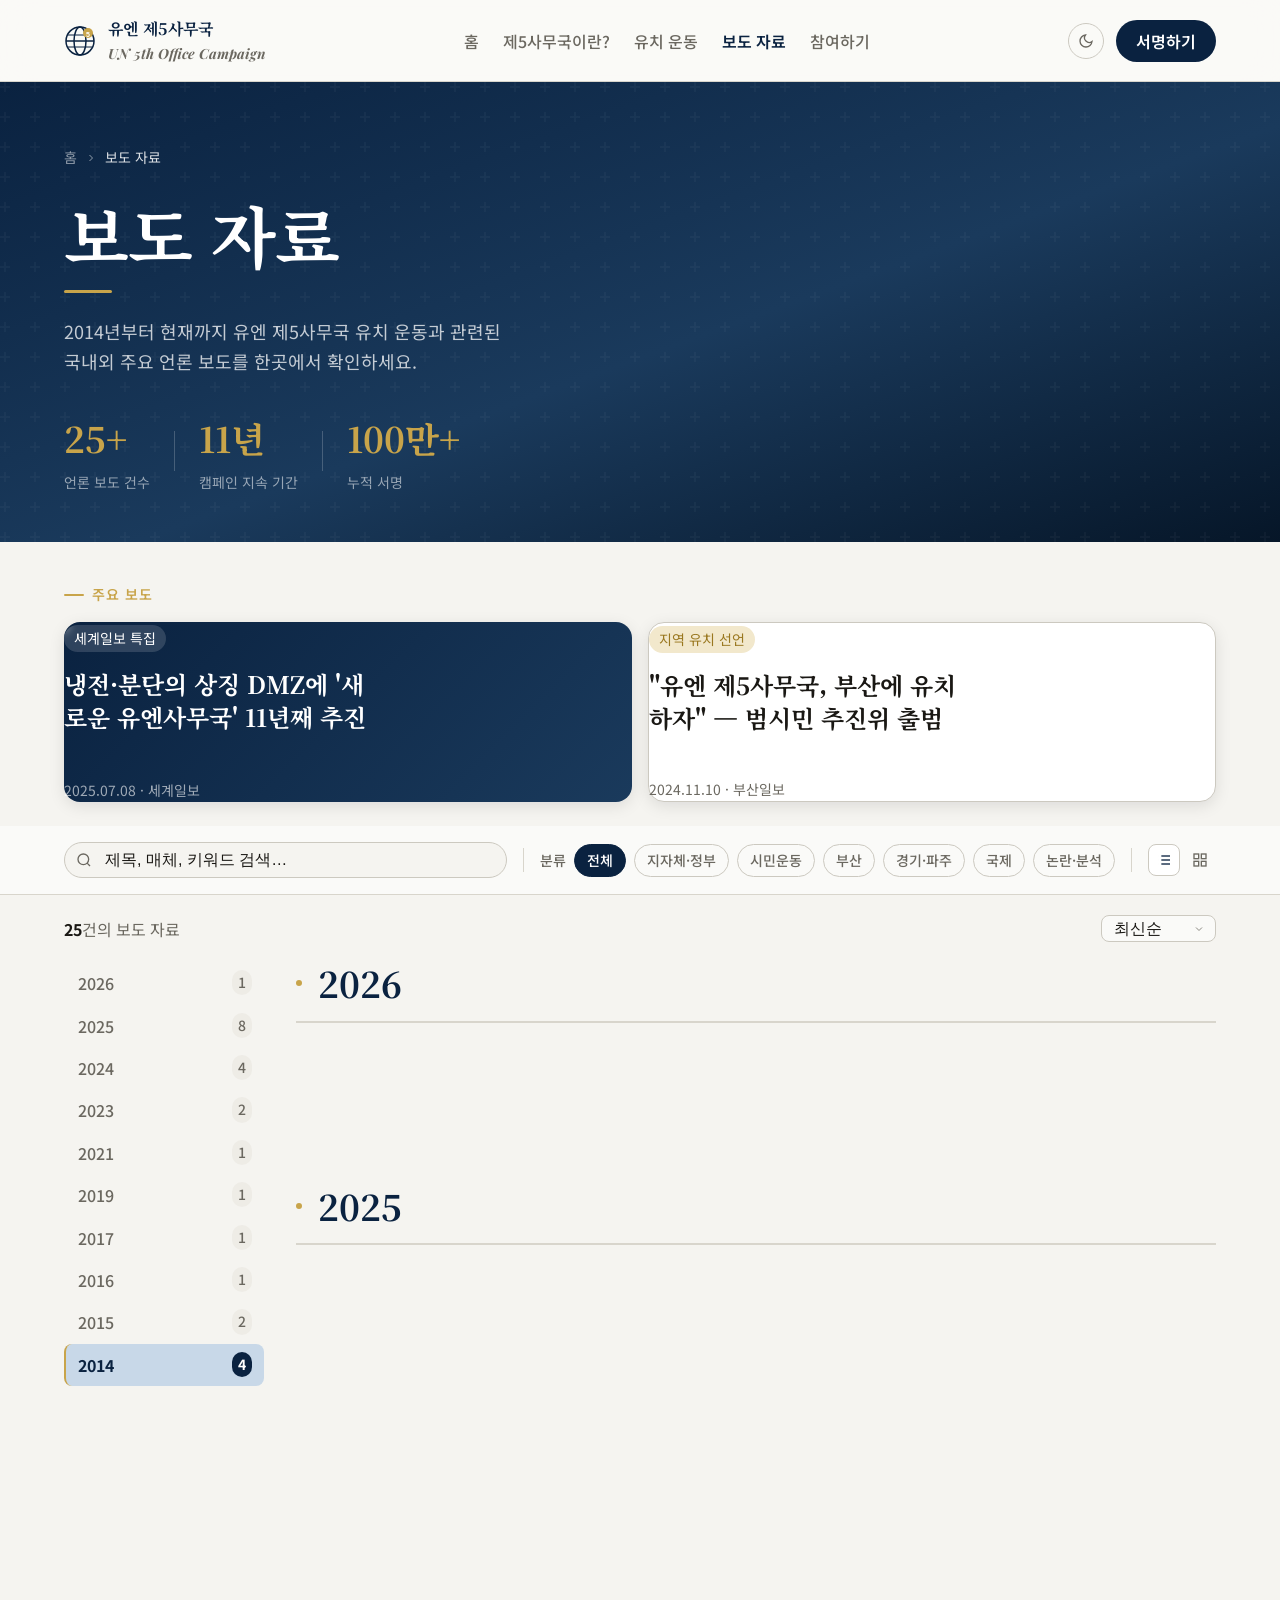
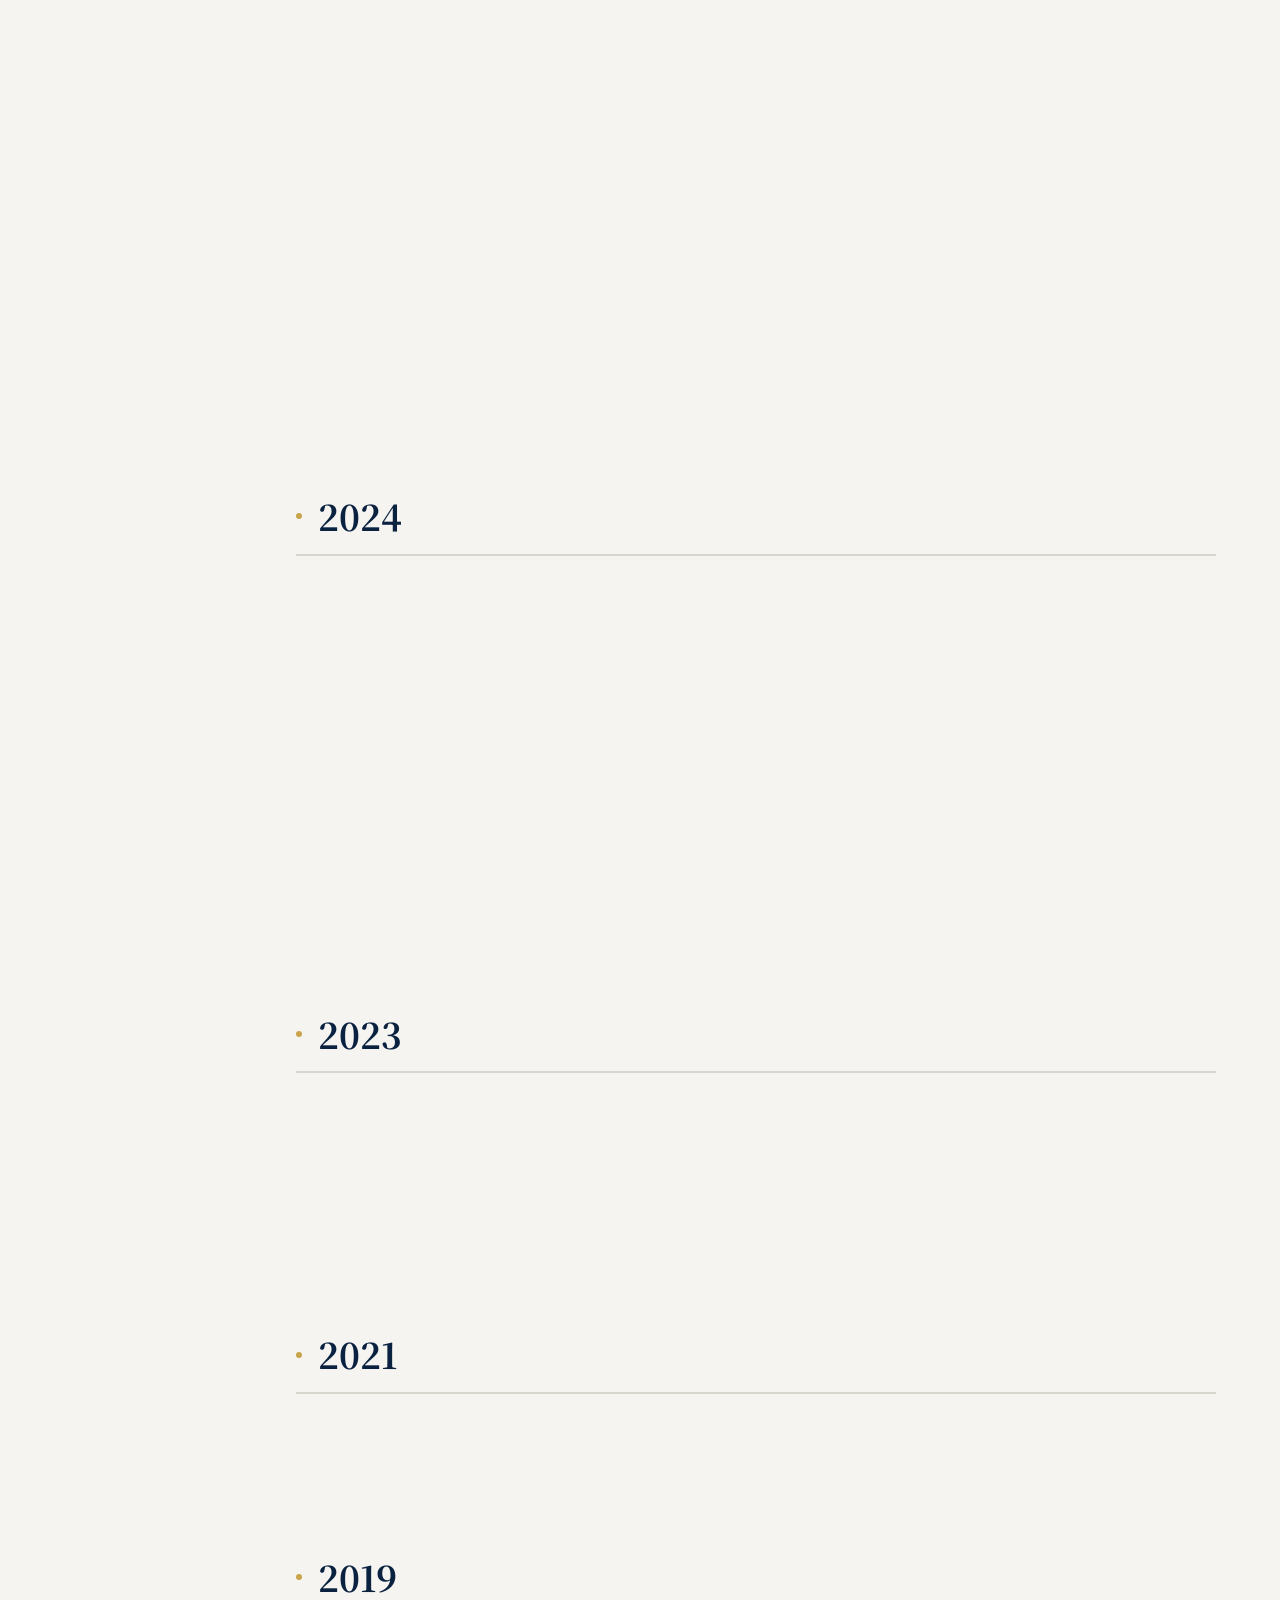
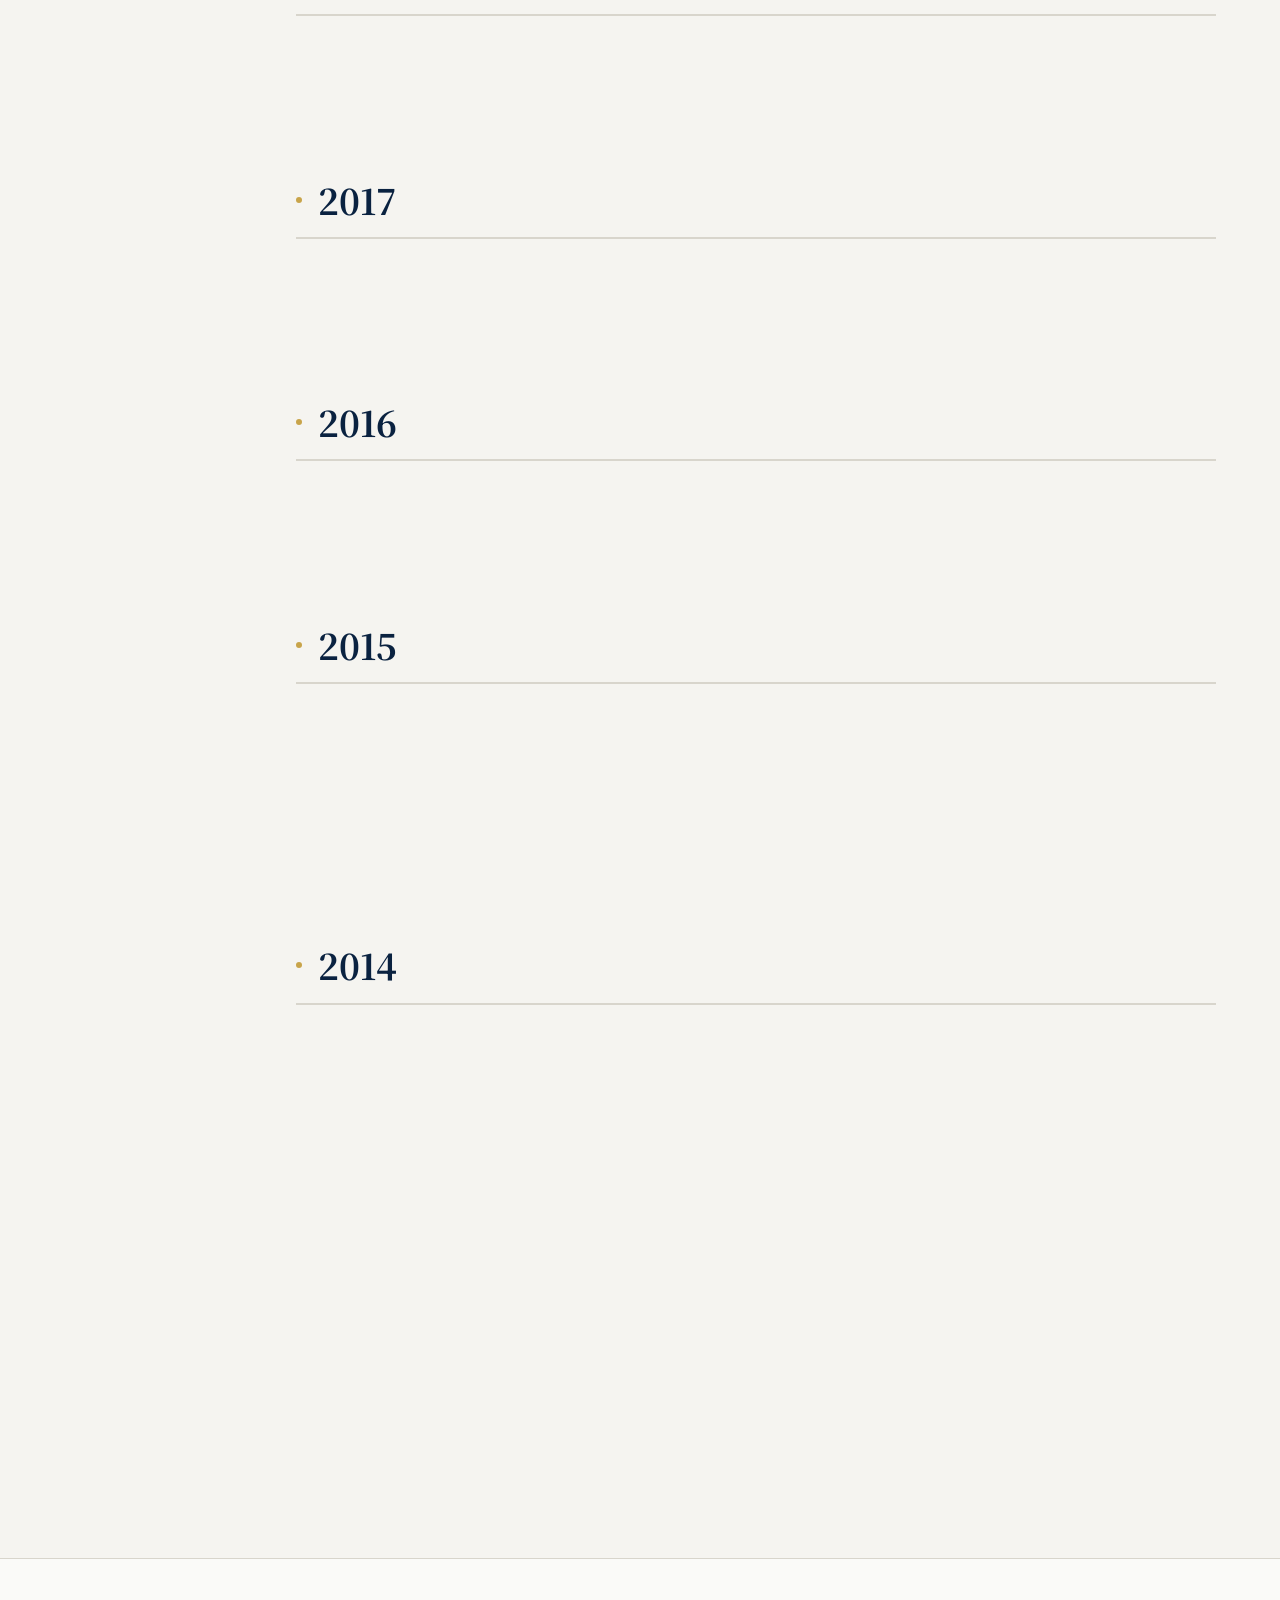
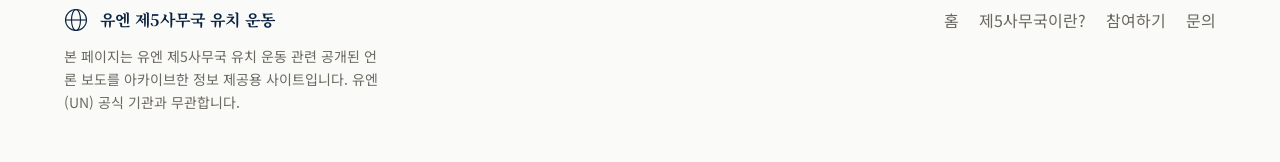
<file: press-room.html>
<!DOCTYPE html>
<html lang="ko" data-theme="light">

<head>
  <meta charset="UTF-8">
  <meta name="viewport" content="width=device-width, initial-scale=1.0">
  <title>보도 자료 — 유엔 제5사무국 유치 운동</title>
  <meta name="description" content="유엔 제5사무국 유치 운동 관련 국내외 보도 자료 및 언론 보도 아카이브">
  <meta property="og:title" content="보도 자료 — 유엔 제5사무국">
  <meta property="og:description" content="2014년부터 현재까지 유엔 제5사무국 유치 운동의 언론 보도 아카이브">
  <link rel="preconnect" href="https://fonts.googleapis.com">
  <link rel="preconnect" href="https://fonts.gstatic.com" crossorigin>
  <link
    href="https://fonts.googleapis.com/css2?family=Noto+Serif+KR:wght@400;600;700&family=Noto+Sans+KR:wght@300;400;500;600&family=Playfair+Display:ital,wght@0,700;1,400&display=swap"
    rel="stylesheet">
  <style>
    /* =====================
   DESIGN TOKENS
   ===================== */
    :root {
      --text-xs: clamp(0.75rem, 0.7rem + 0.25vw, 0.875rem);
      --text-sm: clamp(0.875rem, 0.8rem + 0.35vw, 1rem);
      --text-base: clamp(1rem, 0.95rem + 0.25vw, 1.125rem);
      --text-lg: clamp(1.125rem, 1rem + 0.75vw, 1.5rem);
      --text-xl: clamp(1.5rem, 1.2rem + 1.25vw, 2.25rem);
      --text-2xl: clamp(2rem, 1.2rem + 2.5vw, 3.5rem);
      --text-hero: clamp(2.5rem, 1rem + 4vw, 4.5rem);

      --space-1: 0.25rem;
      --space-2: 0.5rem;
      --space-3: 0.75rem;
      --space-4: 1rem;
      --space-5: 1.25rem;
      --space-6: 1.5rem;
      --space-8: 2rem;
      --space-10: 2.5rem;
      --space-12: 3rem;
      --space-16: 4rem;
      --space-20: 5rem;
      --space-24: 6rem;

      --radius-sm: 0.375rem;
      --radius-md: 0.5rem;
      --radius-lg: 0.75rem;
      --radius-xl: 1rem;
      --radius-full: 9999px;

      --transition-interactive: 180ms cubic-bezier(0.16, 1, 0.3, 1);
      --content-narrow: 640px;
      --content-default: 960px;
      --content-wide: 1200px;
    }

    :root,
    [data-theme="light"] {
      /* UN 5th Office — Navy & Gold palette */
      --color-bg: #F5F4F0;
      --color-surface: #FAFAF8;
      --color-surface-2: #FFFFFF;
      --color-surface-offset: #EEECe6;
      --color-surface-dynamic: #E4E1D8;
      --color-divider: #D8D5CC;
      --color-border: #CCC9C0;

      --color-text: #1A1814;
      --color-text-muted: #6B6860;
      --color-text-faint: #AEACА5;

      /* Deep Navy — primary */
      --color-primary: #0A2240;
      --color-primary-hover: #0D2D52;
      --color-primary-active: #061628;
      --color-primary-highlight: #C8D8E8;

      /* Gold — accent */
      --color-accent: #C8A44A;
      --color-accent-hover: #B8922E;
      --color-accent-active: #9A7820;
      --color-accent-highlight: #F2E8CC;

      /* UN Blue */
      --color-un-blue: #4B92DB;
      --color-un-blue-light: #E8F2FC;

      --color-success: #2E7D32;
      --color-warning: #E65100;
      --color-error: #C62828;

      --shadow-sm: 0 1px 3px oklch(0.15 0.02 250 / 0.08);
      --shadow-md: 0 4px 16px oklch(0.15 0.02 250 / 0.10);
      --shadow-lg: 0 12px 40px oklch(0.15 0.02 250 / 0.14);

      --font-display: 'Noto Serif KR', 'Playfair Display', Georgia, serif;
      --font-body: 'Noto Sans KR', 'Apple SD Gothic Neo', sans-serif;
    }

    [data-theme="dark"] {
      --color-bg: #0D1117;
      --color-surface: #141920;
      --color-surface-2: #1A2230;
      --color-surface-offset: #101520;
      --color-surface-dynamic: #1E2A3A;
      --color-divider: #1E2A38;
      --color-border: #253345;
      --color-text: #D8DCE0;
      --color-text-muted: #7A8898;
      --color-text-faint: #4A5A6A;
      --color-primary: #4B92DB;
      --color-primary-hover: #6AABF0;
      --color-primary-active: #2E78C4;
      --color-primary-highlight: #1A2A3A;
      --color-accent: #D4AF60;
      --color-accent-hover: #EAC874;
      --color-accent-active: #BA9540;
      --color-accent-highlight: #2A2210;
      --color-un-blue: #6AABF0;
      --color-un-blue-light: #1A2A3A;
      --shadow-sm: 0 1px 3px oklch(0 0 0 / 0.25);
      --shadow-md: 0 4px 16px oklch(0 0 0 / 0.35);
      --shadow-lg: 0 12px 40px oklch(0 0 0 / 0.45);
    }

    @media (prefers-color-scheme: dark) {
      :root:not([data-theme]) {
        --color-bg: #0D1117;
        --color-surface: #141920;
        --color-surface-2: #1A2230;
        --color-surface-offset: #101520;
        --color-surface-dynamic: #1E2A3A;
        --color-divider: #1E2A38;
        --color-border: #253345;
        --color-text: #D8DCE0;
        --color-text-muted: #7A8898;
        --color-text-faint: #4A5A6A;
        --color-primary: #4B92DB;
        --color-primary-hover: #6AABF0;
        --color-primary-active: #2E78C4;
        --color-primary-highlight: #1A2A3A;
        --color-accent: #D4AF60;
        --color-accent-hover: #EAC874;
        --color-accent-active: #BA9540;
        --color-accent-highlight: #2A2210;
        --color-un-blue: #6AABF0;
        --color-un-blue-light: #1A2A3A;
      }
    }

    /* =====================
   BASE
   ===================== */
    *,
    *::before,
    *::after {
      box-sizing: border-box;
      margin: 0;
      padding: 0;
    }

    html {
      scroll-behavior: smooth;
      scroll-padding-top: var(--space-20);
      -webkit-font-smoothing: antialiased;
    }

    body {
      min-height: 100dvh;
      font-family: var(--font-body);
      font-size: var(--text-base);
      color: var(--color-text);
      background: var(--color-bg);
      line-height: 1.65;
    }

    img {
      display: block;
      max-width: 100%;
    }

    button {
      cursor: pointer;
      border: none;
      background: none;
      font: inherit;
      color: inherit;
    }

    a {
      color: inherit;
      text-decoration: none;
    }

    h1,
    h2,
    h3,
    h4 {
      text-wrap: balance;
      line-height: 1.2;
      font-family: var(--font-display);
    }

    p,
    li {
      text-wrap: pretty;
      max-width: 72ch;
    }

    ::selection {
      background: oklch(from var(--color-accent) l c h / 0.25);
    }

    :focus-visible {
      outline: 2px solid var(--color-accent);
      outline-offset: 3px;
      border-radius: var(--radius-sm);
    }

    a,
    button,
    [role="button"] {
      transition: color var(--transition-interactive), background var(--transition-interactive),
        border-color var(--transition-interactive), box-shadow var(--transition-interactive), opacity var(--transition-interactive);
    }

    .sr-only {
      position: absolute;
      width: 1px;
      height: 1px;
      padding: 0;
      margin: -1px;
      overflow: hidden;
      clip: rect(0, 0, 0, 0);
      white-space: nowrap;
      border-width: 0;
    }

    /* =====================
   LAYOUT
   ===================== */
    .container {
      max-width: var(--content-wide);
      margin-inline: auto;
      padding-inline: var(--space-6);
    }

    .container--narrow {
      max-width: var(--content-default);
      margin-inline: auto;
      padding-inline: var(--space-6);
    }

    /* =====================
   SITE HEADER
   ===================== */
    .site-header {
      position: sticky;
      top: 0;
      z-index: 100;
      background: color-mix(in oklch, var(--color-surface) 92%, transparent);
      backdrop-filter: blur(16px);
      border-bottom: 1px solid var(--color-divider);
    }

    .header-inner {
      display: flex;
      align-items: center;
      justify-content: space-between;
      padding-block: var(--space-4);
      max-width: var(--content-wide);
      margin-inline: auto;
      padding-inline: var(--space-6);
    }

    .site-logo {
      display: flex;
      align-items: center;
      gap: var(--space-3);
      font-family: var(--font-display);
      font-weight: 700;
      font-size: var(--text-sm);
      color: var(--color-primary);
    }

    .site-logo svg {
      flex-shrink: 0;
    }

    .site-logo .logo-en {
      font-family: 'Playfair Display', serif;
      font-size: var(--text-xs);
      color: var(--color-text-muted);
      display: block;
      font-style: italic;
    }

    .header-nav {
      display: flex;
      align-items: center;
      gap: var(--space-6);
    }

    .header-nav a {
      font-size: var(--text-sm);
      color: var(--color-text-muted);
      font-weight: 500;
    }

    .header-nav a:hover {
      color: var(--color-primary);
    }

    .header-nav a.active {
      color: var(--color-primary);
      font-weight: 600;
    }

    .header-actions {
      display: flex;
      align-items: center;
      gap: var(--space-3);
    }

    .btn-theme {
      width: 36px;
      height: 36px;
      border-radius: var(--radius-full);
      display: flex;
      align-items: center;
      justify-content: center;
      color: var(--color-text-muted);
      border: 1px solid var(--color-border);
    }

    .btn-theme:hover {
      color: var(--color-text);
      border-color: var(--color-text-muted);
    }

    .btn-sign {
      padding: var(--space-2) var(--space-5);
      background: var(--color-primary);
      color: #fff;
      font-size: var(--text-sm);
      font-weight: 600;
      border-radius: var(--radius-full);
    }

    .btn-sign:hover {
      background: var(--color-primary-hover);
    }

    /* =====================
   PAGE HERO
   ===================== */
    .page-hero {
      padding-block: var(--space-16) var(--space-12);
      background: linear-gradient(160deg, var(--color-primary) 0%, #1A3A5C 55%, var(--color-primary-active) 100%);
      position: relative;
      overflow: hidden;
    }

    .page-hero::before {
      content: '';
      position: absolute;
      inset: 0;
      background: url("data:image/svg+xml,%3Csvg width='60' height='60' viewBox='0 0 60 60' xmlns='http://www.w3.org/2000/svg'%3E%3Cg fill='none' fill-rule='evenodd'%3E%3Cg fill='%23ffffff' fill-opacity='0.03'%3E%3Cpath d='M36 34v-4h-2v4h-4v2h4v4h2v-4h4v-2h-4zm0-30V0h-2v4h-4v2h4v4h2V6h4V4h-4zM6 34v-4H4v4H0v2h4v4h2v-4h4v-2H6zM6 4V0H4v4H0v2h4v4h2V6h4V4H6z'/%3E%3C/g%3E%3C/g%3E%3C/svg%3E");
    }

    .page-hero-inner {
      position: relative;
      max-width: var(--content-wide);
      margin-inline: auto;
      padding-inline: var(--space-6);
    }

    .page-breadcrumb {
      display: flex;
      align-items: center;
      gap: var(--space-2);
      font-size: var(--text-xs);
      color: rgba(255, 255, 255, 0.55);
      margin-bottom: var(--space-6);
    }

    .page-breadcrumb a {
      color: rgba(255, 255, 255, 0.55);
    }

    .page-breadcrumb a:hover {
      color: rgba(255, 255, 255, 0.85);
    }

    .page-breadcrumb span {
      color: rgba(255, 255, 255, 0.85);
    }

    .page-hero h1 {
      font-size: var(--text-hero);
      color: #fff;
      font-weight: 700;
      margin-bottom: var(--space-4);
      letter-spacing: -0.02em;
    }

    .page-hero .accent-bar {
      width: 48px;
      height: 3px;
      background: var(--color-accent);
      border-radius: var(--radius-full);
      margin-bottom: var(--space-6);
    }

    .page-hero p {
      font-size: var(--text-base);
      color: rgba(255, 255, 255, 0.75);
      max-width: 52ch;
    }

    .hero-meta {
      display: flex;
      align-items: center;
      gap: var(--space-6);
      margin-top: var(--space-8);
    }

    .hero-stat {
      text-align: left;
    }

    .hero-stat .num {
      font-size: var(--text-xl);
      font-family: var(--font-display);
      font-weight: 700;
      color: var(--color-accent);
    }

    .hero-stat .label {
      font-size: var(--text-xs);
      color: rgba(255, 255, 255, 0.55);
      margin-top: var(--space-1);
    }

    .hero-divider {
      width: 1px;
      height: 40px;
      background: rgba(255, 255, 255, 0.2);
    }

    /* =====================
   FILTERS
   ===================== */
    .filter-bar {
      background: var(--color-surface);
      border-bottom: 1px solid var(--color-divider);
      position: sticky;
      top: 65px;
      z-index: 90;
    }

    .filter-bar-inner {
      max-width: var(--content-wide);
      margin-inline: auto;
      padding-inline: var(--space-6);
      padding-block: var(--space-4);
      display: flex;
      align-items: center;
      gap: var(--space-4);
      flex-wrap: wrap;
    }

    .search-wrap {
      position: relative;
      flex: 1;
      min-width: 200px;
    }

    .search-wrap svg {
      position: absolute;
      left: var(--space-3);
      top: 50%;
      transform: translateY(-50%);
      color: var(--color-text-muted);
      pointer-events: none;
    }

    .search-input {
      width: 100%;
      padding: var(--space-2) var(--space-3) var(--space-2) var(--space-10);
      border: 1px solid var(--color-border);
      border-radius: var(--radius-full);
      background: var(--color-bg);
      font-size: var(--text-sm);
      color: var(--color-text);
      transition: border-color var(--transition-interactive), box-shadow var(--transition-interactive);
    }

    .search-input::placeholder {
      color: var(--color-text-faint);
    }

    .search-input:focus {
      border-color: var(--color-primary);
      box-shadow: 0 0 0 3px oklch(from var(--color-primary) l c h / 0.12);
      outline: none;
    }

    .filter-group {
      display: flex;
      align-items: center;
      gap: var(--space-2);
      flex-wrap: wrap;
    }

    .filter-label {
      font-size: var(--text-xs);
      color: var(--color-text-muted);
      font-weight: 500;
      white-space: nowrap;
    }

    .filter-btn {
      padding: var(--space-1) var(--space-3);
      border: 1px solid var(--color-border);
      border-radius: var(--radius-full);
      font-size: var(--text-xs);
      font-weight: 500;
      color: var(--color-text-muted);
      background: transparent;
      cursor: pointer;
      white-space: nowrap;
      transition: all var(--transition-interactive);
    }

    .filter-btn:hover {
      border-color: var(--color-primary);
      color: var(--color-primary);
    }

    .filter-btn.active {
      background: var(--color-primary);
      border-color: var(--color-primary);
      color: #fff;
    }

    .filter-divider {
      width: 1px;
      height: 24px;
      background: var(--color-divider);
      flex-shrink: 0;
    }

    .view-toggle {
      display: flex;
      gap: var(--space-1);
      margin-left: auto;
    }

    .view-btn {
      width: 32px;
      height: 32px;
      border-radius: var(--radius-md);
      display: flex;
      align-items: center;
      justify-content: center;
      color: var(--color-text-muted);
      border: 1px solid transparent;
    }

    .view-btn:hover {
      color: var(--color-text);
      background: var(--color-surface-offset);
    }

    .view-btn.active {
      color: var(--color-primary);
      border-color: var(--color-border);
      background: var(--color-surface-2);
    }

    /* =====================
   RESULTS BAR
   ===================== */
    .results-bar {
      max-width: var(--content-wide);
      margin-inline: auto;
      padding-inline: var(--space-6);
      padding-block: var(--space-5);
      display: flex;
      align-items: center;
      justify-content: space-between;
      gap: var(--space-4);
    }

    .results-count {
      font-size: var(--text-sm);
      color: var(--color-text-muted);
    }

    .results-count strong {
      color: var(--color-text);
    }

    .sort-select {
      appearance: none;
      padding: var(--space-1) var(--space-8) var(--space-1) var(--space-3);
      border: 1px solid var(--color-border);
      border-radius: var(--radius-md);
      background: var(--color-surface) url("data:image/svg+xml,%3Csvg xmlns='http://www.w3.org/2000/svg' width='12' height='12' viewBox='0 0 24 24' fill='none' stroke='%238a8880' stroke-width='2'%3E%3Cpath d='m6 9 6 6 6-6'/%3E%3C/svg%3E") no-repeat right 10px center;
      font-size: var(--text-sm);
      color: var(--color-text);
      cursor: pointer;
    }

    /* =====================
   TIMELINE COLUMN
   ===================== */
    .press-layout {
      max-width: var(--content-wide);
      margin-inline: auto;
      padding-inline: var(--space-6);
      padding-bottom: var(--space-24);
      display: grid;
      grid-template-columns: 200px 1fr;
      gap: var(--space-8);
      align-items: start;
    }

    .year-nav {
      position: sticky;
      top: 130px;
    }

    .year-nav-list {
      list-style: none;
    }

    .year-nav-item {}

    .year-nav-btn {
      display: block;
      width: 100%;
      padding: var(--space-2) var(--space-3);
      border-radius: var(--radius-md);
      font-size: var(--text-sm);
      font-weight: 500;
      color: var(--color-text-muted);
      text-align: left;
      cursor: pointer;
      border: none;
      background: transparent;
      transition: all var(--transition-interactive);
      border-left: 2px solid transparent;
    }

    .year-nav-btn:hover {
      color: var(--color-primary);
      background: var(--color-primary-highlight);
    }

    .year-nav-btn.active {
      color: var(--color-primary);
      font-weight: 700;
      border-left-color: var(--color-accent);
      background: var(--color-primary-highlight);
    }

    .year-nav-btn .count {
      float: right;
      font-size: var(--text-xs);
      background: var(--color-surface-offset);
      padding: 1px 6px;
      border-radius: var(--radius-full);
      color: var(--color-text-muted);
    }

    .year-nav-btn.active .count {
      background: var(--color-primary);
      color: #fff;
    }

    /* =====================
   PRESS LIST (default)
   ===================== */
    .press-main {
      min-width: 0;
    }

    .year-section {
      margin-bottom: var(--space-12);
    }

    .year-heading {
      display: flex;
      align-items: center;
      gap: var(--space-4);
      margin-bottom: var(--space-6);
      padding-bottom: var(--space-4);
      border-bottom: 2px solid var(--color-divider);
    }

    .year-heading h2 {
      font-size: var(--text-xl);
      font-family: var(--font-display);
      color: var(--color-primary);
      font-weight: 700;
    }

    .year-heading .year-accent {
      width: 6px;
      height: 6px;
      background: var(--color-accent);
      border-radius: var(--radius-full);
    }

    /* LIST VIEW */
    .press-list {
      list-style: none;
      display: flex;
      flex-direction: column;
      gap: var(--space-2);
    }

    .press-item {
      display: grid;
      grid-template-columns: auto 1fr auto;
      gap: var(--space-4);
      align-items: center;
      padding: var(--space-4) var(--space-5);
      background: var(--color-surface);
      border: 1px solid var(--color-border);
      border-radius: var(--radius-lg);
      box-shadow: var(--shadow-sm);
      transition: box-shadow var(--transition-interactive), border-color var(--transition-interactive), transform var(--transition-interactive);
      cursor: pointer;
      text-decoration: none;
      color: inherit;
    }

    .press-item:hover {
      box-shadow: var(--shadow-md);
      border-color: oklch(from var(--color-primary) l c h / 0.3);
      transform: translateY(-1px);
    }

    .press-date {
      font-size: var(--text-xs);
      color: var(--color-text-muted);
      text-align: center;
      white-space: nowrap;
      min-width: 60px;
    }

    .press-date .month-day {
      font-weight: 600;
      color: var(--color-text);
    }

    .press-content {
      min-width: 0;
    }

    .press-title {
      font-size: var(--text-base);
      font-weight: 600;
      color: var(--color-text);
      line-height: 1.4;
      display: -webkit-box;
      -webkit-line-clamp: 1;
      -webkit-box-orient: vertical;
      overflow: hidden;
    }

    .press-item:hover .press-title {
      color: var(--color-primary);
    }

    .press-meta {
      display: flex;
      align-items: center;
      gap: var(--space-2);
      margin-top: var(--space-1);
      flex-wrap: wrap;
    }

    .press-source {
      font-size: var(--text-xs);
      color: var(--color-text-muted);
      font-weight: 500;
    }

    .press-tag {
      font-size: var(--text-xs);
      padding: 2px 8px;
      border-radius: var(--radius-full);
      font-weight: 500;
    }

    .tag-gov {
      background: var(--color-un-blue-light);
      color: var(--color-un-blue);
    }

    .tag-civil {
      background: var(--color-accent-highlight);
      color: var(--color-accent-active);
    }

    .tag-busan {
      background: #E8F5E9;
      color: #2E7D32;
    }

    [data-theme="dark"] .tag-busan {
      background: #1A2E1A;
      color: #6EC672;
    }

    .tag-gyeonggi {
      background: #FFF3E0;
      color: #E65100;
    }

    [data-theme="dark"] .tag-gyeonggi {
      background: #2E1A00;
      color: #FFB74D;
    }

    .tag-controversy {
      background: #FCE4EC;
      color: #C62828;
    }

    [data-theme="dark"] .tag-controversy {
      background: #2E1118;
      color: #EF9A9A;
    }

    .tag-intl {
      background: #E3F2FD;
      color: #1565C0;
    }

    [data-theme="dark"] .tag-intl {
      background: #0D1E2E;
      color: #90CAF9;
    }

    .tag-general {
      background: var(--color-surface-offset);
      color: var(--color-text-muted);
    }

    .press-arrow {
      color: var(--color-text-faint);
      flex-shrink: 0;
      transition: transform var(--transition-interactive), color var(--transition-interactive);
    }

    .press-item:hover .press-arrow {
      transform: translateX(4px);
      color: var(--color-primary);
    }

    /* CARD VIEW */
    .press-grid {
      display: grid;
      grid-template-columns: repeat(auto-fill, minmax(min(300px, 100%), 1fr));
      gap: var(--space-4);
    }

    .press-card {
      display: flex;
      flex-direction: column;
      background: var(--color-surface);
      border: 1px solid var(--color-border);
      border-radius: var(--radius-xl);
      padding: var(--space-6);
      box-shadow: var(--shadow-sm);
      transition: box-shadow var(--transition-interactive), transform var(--transition-interactive), border-color var(--transition-interactive);
      cursor: pointer;
      text-decoration: none;
      color: inherit;
    }

    .press-card:hover {
      box-shadow: var(--shadow-md);
      transform: translateY(-2px);
      border-color: oklch(from var(--color-primary) l c h / 0.3);
    }

    .card-header {
      display: flex;
      justify-content: space-between;
      align-items: flex-start;
      margin-bottom: var(--space-4);
    }

    .card-date {
      font-size: var(--text-xs);
      color: var(--color-text-muted);
    }

    .card-title {
      font-size: var(--text-base);
      font-weight: 600;
      line-height: 1.45;
      color: var(--color-text);
      flex: 1;
      margin-bottom: var(--space-3);
      display: -webkit-box;
      -webkit-line-clamp: 3;
      -webkit-box-orient: vertical;
      overflow: hidden;
    }

    .press-card:hover .card-title {
      color: var(--color-primary);
    }

    .card-excerpt {
      font-size: var(--text-sm);
      color: var(--color-text-muted);
      line-height: 1.55;
      display: -webkit-box;
      -webkit-line-clamp: 2;
      -webkit-box-orient: vertical;
      overflow: hidden;
      flex: 1;
      margin-bottom: var(--space-4);
    }

    .card-footer {
      display: flex;
      align-items: center;
      justify-content: space-between;
      margin-top: auto;
    }

    .card-source {
      font-size: var(--text-xs);
      color: var(--color-text-muted);
      font-weight: 500;
    }

    /* HIDDEN/SHOW */
    .press-main.view-card .press-list {
      display: none;
    }

    .press-main.view-card .press-grid {
      display: grid;
    }

    .press-main.view-list .press-list {
      display: flex;
    }

    .press-main.view-list .press-grid {
      display: none;
    }

    /* EMPTY STATE */
    .empty-state {
      text-align: center;
      padding: var(--space-20) var(--space-8);
      color: var(--color-text-muted);
    }

    .empty-state svg {
      margin: 0 auto var(--space-4);
      color: var(--color-text-faint);
    }

    .empty-state h3 {
      font-size: var(--text-lg);
      color: var(--color-text);
      margin-bottom: var(--space-2);
    }

    .empty-state p {
      font-size: var(--text-sm);
      max-width: 32ch;
      margin: 0 auto;
    }

    /* FADE IN */
    .fade-in {
      opacity: 1;
    }

    @supports (animation-timeline: scroll()) {
      .fade-in {
        opacity: 0;
        animation: reveal-fade linear both;
        animation-timeline: view();
        animation-range: entry 0% entry 80%;
      }

      @keyframes reveal-fade {
        to {
          opacity: 1;
        }
      }
    }

    /* HIGHLIGHT */
    mark {
      background: oklch(from var(--color-accent) l c h / 0.28);
      color: inherit;
      border-radius: 2px;
      padding: 0 2px;
    }

    /* =====================
   FEATURED CARD (top)
   ===================== */
    .featured-section {
      max-width: var(--content-wide);
      margin-inline: auto;
      padding-inline: var(--space-6);
      padding-block: var(--space-8) var(--space-6);
    }

    .featured-label {
      display: inline-flex;
      align-items: center;
      gap: var(--space-2);
      font-size: var(--text-xs);
      font-weight: 600;
      color: var(--color-accent);
      text-transform: uppercase;
      letter-spacing: 0.08em;
      margin-bottom: var(--space-4);
    }

    .featured-label::before {
      content: '';
      display: block;
      width: 20px;
      height: 2px;
      background: var(--color-accent);
      border-radius: var(--radius-full);
    }

    .featured-grid {
      display: grid;
      grid-template-columns: 1fr 1fr;
      gap: var(--space-4);
    }

    .featured-card {
      padding: var(--space-6) var(--space-7);
      background: linear-gradient(135deg, var(--color-primary) 0%, #1A3A5C 100%);
      border-radius: var(--radius-xl);
      color: #fff;
      text-decoration: none;
      display: flex;
      flex-direction: column;
      justify-content: space-between;
      min-height: 180px;
      transition: box-shadow var(--transition-interactive), transform var(--transition-interactive);
      box-shadow: var(--shadow-md);
    }

    .featured-card:hover {
      box-shadow: var(--shadow-lg);
      transform: translateY(-2px);
    }

    .featured-card-tag {
      display: inline-block;
      font-size: var(--text-xs);
      padding: 2px 10px;
      background: rgba(255, 255, 255, 0.15);
      border-radius: var(--radius-full);
      margin-bottom: var(--space-4);
      backdrop-filter: blur(4px);
    }

    .featured-card h3 {
      font-size: var(--text-lg);
      font-weight: 700;
      line-height: 1.35;
      margin-bottom: var(--space-3);
    }

    .featured-card .meta {
      font-size: var(--text-xs);
      color: rgba(255, 255, 255, 0.6);
    }

    .featured-card-secondary {
      background: var(--color-surface-2);
      border: 1px solid var(--color-border);
      color: var(--color-text);
    }

    .featured-card-secondary:hover {
      border-color: oklch(from var(--color-primary) l c h / 0.3);
    }

    .featured-card-secondary h3 {
      color: var(--color-text);
    }

    .featured-card-secondary .featured-card-tag {
      background: var(--color-accent-highlight);
      color: var(--color-accent-active);
    }

    .featured-card-secondary .meta {
      color: var(--color-text-muted);
    }

    /* =====================
   FOOTER
   ===================== */
    .site-footer {
      border-top: 1px solid var(--color-divider);
      background: var(--color-surface);
      padding-block: var(--space-12);
    }

    .footer-inner {
      max-width: var(--content-wide);
      margin-inline: auto;
      padding-inline: var(--space-6);
      display: grid;
      grid-template-columns: 1fr auto;
      gap: var(--space-8);
      align-items: start;
    }

    .footer-copy {
      font-size: var(--text-xs);
      color: var(--color-text-muted);
      margin-top: var(--space-3);
      max-width: 40ch;
    }

    .footer-links {
      display: flex;
      gap: var(--space-5);
    }

    .footer-links a {
      font-size: var(--text-sm);
      color: var(--color-text-muted);
    }

    .footer-links a:hover {
      color: var(--color-primary);
    }

    /* =====================
   RESPONSIVE
   ===================== */
    @media (max-width: 900px) {
      .press-layout {
        grid-template-columns: 1fr;
      }

      .year-nav {
        display: none;
      }

      .featured-grid {
        grid-template-columns: 1fr;
      }

      .header-nav {
        display: none;
      }

      .hero-meta {
        gap: var(--space-4);
      }
    }

    @media (max-width: 600px) {
      .press-item {
        grid-template-columns: 1fr auto;
      }

      .press-date {
        display: none;
      }

      .filter-bar-inner {
        gap: var(--space-3);
      }

      .results-bar {
        flex-direction: column;
        align-items: flex-start;
        gap: var(--space-2);
      }

      .footer-inner {
        grid-template-columns: 1fr;
      }

      .footer-links {
        flex-wrap: wrap;
      }
    }
  </style>
</head>

<body>

  <!-- SKIP LINK -->
  <a href="#main-content" class="sr-only">본문으로 바로가기</a>

  <!-- HEADER -->
  <header class="site-header" role="banner">
    <div class="header-inner">
      <a href="#" class="site-logo" aria-label="유엔 제5사무국 유치 운동 홈으로">
        <svg width="32" height="32" viewBox="0 0 32 32" fill="none" aria-hidden="true">
          <circle cx="16" cy="16" r="14" stroke="currentColor" stroke-width="1.5" />
          <ellipse cx="16" cy="16" rx="6" ry="14" stroke="currentColor" stroke-width="1.5" />
          <line x1="2" y1="16" x2="30" y2="16" stroke="currentColor" stroke-width="1.5" />
          <line x1="4" y1="10" x2="28" y2="10" stroke="currentColor" stroke-width="1" />
          <line x1="4" y1="22" x2="28" y2="22" stroke="currentColor" stroke-width="1" />
          <circle cx="24" cy="8" r="5" fill="var(--color-accent)" />
          <text x="24" y="11.5" font-size="7" text-anchor="middle" fill="white" font-weight="bold"
            font-family="sans-serif">5</text>
        </svg>
        <div>
          유엔 제5사무국
          <span class="logo-en">UN 5th Office Campaign</span>
        </div>
      </a>
      <nav class="header-nav" aria-label="주요 메뉴">
        <a href="#">홈</a>
        <a href="#">제5사무국이란?</a>
        <a href="#">유치 운동</a>
        <a href="#" class="active">보도 자료</a>
        <a href="#">참여하기</a>
      </nav>
      <div class="header-actions">
        <button class="btn-theme" data-theme-toggle aria-label="다크 모드로 전환">
          <svg width="16" height="16" viewBox="0 0 24 24" fill="none" stroke="currentColor" stroke-width="2">
            <circle cx="12" cy="12" r="5" />
            <path
              d="M12 1v2M12 21v2M4.22 4.22l1.42 1.42M18.36 18.36l1.42 1.42M1 12h2M21 12h2M4.22 19.78l1.42-1.42M18.36 5.64l1.42-1.42" />
          </svg>
        </button>
        <a href="#" class="btn-sign">서명하기</a>
      </div>
    </div>
  </header>

  <!-- HERO -->
  <section class="page-hero" aria-label="페이지 소개">
    <div class="page-hero-inner">
      <nav class="page-breadcrumb" aria-label="경로">
        <a href="#">홈</a>
        <svg width="12" height="12" viewBox="0 0 24 24" fill="none" stroke="currentColor" stroke-width="2"
          aria-hidden="true">
          <path d="m9 18 6-6-6-6" />
        </svg>
        <span>보도 자료</span>
      </nav>
      <h1>보도 자료</h1>
      <div class="accent-bar"></div>
      <p>2014년부터 현재까지 유엔 제5사무국 유치 운동과 관련된<br>국내외 주요 언론 보도를 한곳에서 확인하세요.</p>
      <div class="hero-meta">
        <div class="hero-stat">
          <div class="num" id="hero-count">25+</div>
          <div class="label">언론 보도 건수</div>
        </div>
        <div class="hero-divider" aria-hidden="true"></div>
        <div class="hero-stat">
          <div class="num">11년</div>
          <div class="label">캠페인 지속 기간</div>
        </div>
        <div class="hero-divider" aria-hidden="true"></div>
        <div class="hero-stat">
          <div class="num">100만+</div>
          <div class="label">누적 서명</div>
        </div>
      </div>
    </div>
  </section>

  <!-- FEATURED -->
  <section class="featured-section" aria-label="주요 보도">
    <div class="featured-label">주요 보도</div>
    <div class="featured-grid">
      <a href="https://www.segye.com/newsView/20250530515723" target="_blank" rel="noopener noreferrer"
        class="featured-card">
        <div>
          <span class="featured-card-tag">세계일보 특집</span>
          <h3>냉전·분단의 상징 DMZ에 '새로운 유엔사무국' 11년째 추진</h3>
        </div>
        <div class="meta">2025.07.08 · 세계일보</div>
      </a>
      <a href="https://www.busan.com/view/busan/view.php?code=2024111118331229999" target="_blank"
        rel="noopener noreferrer" class="featured-card featured-card-secondary">
        <div>
          <span class="featured-card-tag">지역 유치 선언</span>
          <h3>"유엔 제5사무국, 부산에 유치하자" — 범시민 추진위 출범</h3>
        </div>
        <div class="meta">2024.11.10 · 부산일보</div>
      </a>
    </div>
  </section>

  <!-- FILTER BAR -->
  <div class="filter-bar" role="search" aria-label="보도 자료 필터">
    <div class="filter-bar-inner">
      <div class="search-wrap">
        <svg width="16" height="16" viewBox="0 0 24 24" fill="none" stroke="currentColor" stroke-width="2"
          aria-hidden="true">
          <circle cx="11" cy="11" r="8" />
          <path d="m21 21-4.35-4.35" />
        </svg>
        <input type="search" class="search-input" id="search-input" placeholder="제목, 매체, 키워드 검색…" aria-label="보도 자료 검색">
      </div>
      <div class="filter-divider" aria-hidden="true"></div>
      <div class="filter-group" role="group" aria-label="카테고리 필터">
        <span class="filter-label">분류</span>
        <button class="filter-btn active" data-filter="all">전체</button>
        <button class="filter-btn" data-filter="gov">지자체·정부</button>
        <button class="filter-btn" data-filter="civil">시민운동</button>
        <button class="filter-btn" data-filter="busan">부산</button>
        <button class="filter-btn" data-filter="gyeonggi">경기·파주</button>
        <button class="filter-btn" data-filter="intl">국제</button>
        <button class="filter-btn" data-filter="controversy">논란·분석</button>
      </div>
      <div class="filter-divider" aria-hidden="true"></div>
      <div class="view-toggle" role="group" aria-label="보기 방식">
        <button class="view-btn active" id="view-list" aria-label="목록 보기" aria-pressed="true">
          <svg width="16" height="16" viewBox="0 0 24 24" fill="none" stroke="currentColor" stroke-width="2">
            <line x1="8" y1="6" x2="21" y2="6" />
            <line x1="8" y1="12" x2="21" y2="12" />
            <line x1="8" y1="18" x2="21" y2="18" />
            <line x1="3" y1="6" x2="3.01" y2="6" />
            <line x1="3" y1="12" x2="3.01" y2="12" />
            <line x1="3" y1="18" x2="3.01" y2="18" />
          </svg>
        </button>
        <button class="view-btn" id="view-card" aria-label="카드 보기" aria-pressed="false">
          <svg width="16" height="16" viewBox="0 0 24 24" fill="none" stroke="currentColor" stroke-width="2">
            <rect x="3" y="3" width="7" height="7" />
            <rect x="14" y="3" width="7" height="7" />
            <rect x="14" y="14" width="7" height="7" />
            <rect x="3" y="14" width="7" height="7" />
          </svg>
        </button>
      </div>
    </div>
  </div>

  <!-- RESULTS BAR -->
  <div class="results-bar">
    <p class="results-count"><strong id="results-num">25</strong>건의 보도 자료</p>
    <select class="sort-select" id="sort-select" aria-label="정렬 방식">
      <option value="newest">최신순</option>
      <option value="oldest">오래된 순</option>
      <option value="source">매체순</option>
    </select>
  </div>

  <!-- MAIN CONTENT -->
  <main id="main-content">
    <div class="press-layout">
      <!-- YEAR NAV -->
      <aside class="year-nav" aria-label="연도별 탐색">
        <ul class="year-nav-list" id="year-nav-list" role="list"></ul>
      </aside>

      <!-- PRESS ARTICLES -->
      <div class="press-main view-list" id="press-main" role="feed" aria-live="polite" aria-label="보도 자료 목록"></div>
    </div>
  </main>

  <!-- FOOTER -->
  <footer class="site-footer" role="contentinfo">
    <div class="footer-inner">
      <div>
        <div class="site-logo">
          <svg width="24" height="24" viewBox="0 0 32 32" fill="none" aria-hidden="true">
            <circle cx="16" cy="16" r="14" stroke="currentColor" stroke-width="1.5" />
            <ellipse cx="16" cy="16" rx="6" ry="14" stroke="currentColor" stroke-width="1.5" />
            <line x1="2" y1="16" x2="30" y2="16" stroke="currentColor" stroke-width="1.5" />
          </svg>
          유엔 제5사무국 유치 운동
        </div>
        <p class="footer-copy">본 페이지는 유엔 제5사무국 유치 운동 관련 공개된 언론 보도를 아카이브한 정보 제공용 사이트입니다. 유엔(UN) 공식 기관과 무관합니다.</p>
      </div>
      <nav class="footer-links" aria-label="푸터 메뉴">
        <a href="#">홈</a>
        <a href="#">제5사무국이란?</a>
        <a href="#">참여하기</a>
        <a href="#">문의</a>
      </nav>
    </div>
  </footer>

  <script>
    // =====================
    // DATA
    // =====================
    const pressData = [
      // 2026
      { id: 1, year: 2026, date: "2026-04-01", title: "DMZ 평화의 길, 오늘부터 신청 접수…\"내부 구간은 유엔사와 협의 중\"", source: "네이트뉴스", tags: ["gov"], excerpt: "DMZ 접경 지역 개방 확대와 관련해 유엔사와의 협의 현황이 보도됨.", url: "https://news.nate.com/view/20260401n16290" },

      // 2025
      { id: 2, year: 2025, date: "2025-07-09", title: "냉전·분단의 상징 DMZ에 '새로운 유엔사무국' 11년째 추진 [유엔5사무국 기획]", source: "세계일보", tags: ["civil"], excerpt: "2014년부터 이어온 유엔 제5사무국 유치 운동 11년의 역사를 종합 분석한 기획 기사. 전문가 의견과 과제를 심층 보도.", url: "https://news.nate.com/view/20250708n41484" },
      { id: 3, year: 2025, date: "2025-07-08", title: "냉전·분단의 상징 DMZ에 '새로운 유엔사무국' 11년째 추진", source: "세계일보", tags: ["civil"], excerpt: "유엔 제5사무국 유치 운동의 전반적인 현황과 과제를 종합 정리한 특집 보도.", url: "https://www.segye.com/newsView/20250530515723" },
      { id: 4, year: 2025, date: "2025-06-24", title: "\"유엔 5사무국, 한반도 평화 위한 것\"…檢 확인 없이 억측만 난무", source: "네이트뉴스", tags: ["controversy"], excerpt: "가평 유치 추진 과정에서 불거진 논란에 대해 추진 측이 입장을 밝히고 검찰 확인 없는 의혹 제기를 비판.", url: "https://news.nate.com/view/20250624n34982" },
      { id: 5, year: 2025, date: "2025-06-24", title: "[심층분석] 통일교 5대 의혹과 가평 UN 제5사무국 유치 및 기타 개발 논란", source: "NGN뉴스", tags: ["controversy"], excerpt: "가평군 평화대사협의회의 유엔 제5사무국 유치 추진이 통일교(UPF)와의 연계 의혹으로 논란이 된 사안을 심층 분석.", url: "http://ngnnews.net/news/view.php?no=25345" },
      { id: 6, year: 2025, date: "2025-05-13", title: "[오늘의 시선] 한반도 평화와 유엔 제5사무국 유치 운동", source: "세계일보", tags: ["civil"], excerpt: "국가 차원에서 항구적인 평화체제 구축의 일환으로 유엔 제5사무국 유치를 접근해야 한다는 칼럼.", url: "https://www.segye.com/newsView/20250513514478" },
      { id: 7, year: 2025, date: "2025-04-02", title: "[기고] UN 제5사무국 유치, 글로벌허브도시 향한 첩경", source: "국제신문", tags: ["busan", "gov"], excerpt: "부산의 글로벌허브도시 비전과 연계한 유엔 제5사무국 유치 전략을 제시하는 기고문.", url: "https://www.kookje.co.kr/news2011/asp/newsbody.asp?code=1700&key=20250404.22018007968" },
      { id: 8, year: 2025, date: "2025-07-11", title: "\"부산에 유엔 제5사무국 유치로 동북아 평화 선도\"", source: "부산일보", tags: ["busan", "civil"], excerpt: "부산 시민단체가 유엔 제5사무국 부산 유치를 통한 동북아 평화 허브 전략을 제시.", url: "https://www.busan.com/view/busan/view.php?code=2025071115221489508" },
      { id: 9, year: 2025, date: "2025-09-22", title: "'UN 제5사무국 가평 유치'…군민 서명 2만1천명, 과연 사실일까?", source: "NGN뉴스", tags: ["controversy"], excerpt: "가평군 서명운동 수치의 신뢰성에 의문을 제기한 심층 보도. 서명 주체 및 투명성 문제 부각.", url: "http://www.ngnnews.net/news/view.php?no=26977" },

      // 2024
      { id: 10, year: 2024, date: "2024-11-12", title: "[사설] 글로벌 허브도시 부산에 유엔 제5사무국 유치하자", source: "부산일보", tags: ["busan"], excerpt: "부산유엔공원, 6·25 유엔군 첫 상륙지 등 역사성을 근거로 부산 유치를 촉구하는 공식 사설.", url: "https://www.busan.com/view/busan/view.php?code=2024111217563138596" },
      { id: 11, year: 2024, date: "2024-11-11", title: "시민단체, 유엔 제5사무국 부산 유치 선포 (뉴스투데이)", source: "MBC 뉴스투데이", tags: ["busan", "civil"], excerpt: "부산에서 '유엔 제5사무국 부산 유치 범시민 추진위원회'가 공식 발족 및 선포식 거행.", url: "https://www.youtube.com/watch?v=GTvNqOOnIlk" },
      { id: 12, year: 2024, date: "2024-11-10", title: "\"유엔 제5사무국, 부산에 유치하자\" — 범시민 추진위원회 발족", source: "부산일보", tags: ["busan", "civil"], excerpt: "유엔군 묘지(부산유엔공원) 보유, 6·25 역사성을 근거로 100여 명이 참석한 가운데 공식 출범.", url: "https://www.busan.com/view/busan/view.php?code=2024111118331229999" },
      { id: 13, year: 2024, date: "2024-11-10", title: "세계 평화의 중심…유엔 제5사무국 부산 유치 선언", source: "네이트뉴스", tags: ["busan", "civil"], excerpt: "\"유엔 원조로 폐허를 딛고 성장한 대한민국이 당당히 주체가 되어야\" — 한효섭 추진위원장 발언.", url: "https://news.nate.com/view/20241111n26336" },

      // 2023
      { id: 14, year: 2023, date: "2023-09-21", title: "\"DMZ에 유엔 제5사무국 유치 희망\" — 김동연 경기도지사", source: "KBS", tags: ["gyeonggi", "gov"], excerpt: "김동연 경기도지사가 DMZ 에코피스 포럼에서 유엔 제5사무국 DMZ 유치에 대한 공식적인 희망을 표명.", url: "https://www.youtube.com/watch?v=B1tTpIrPuXQ" },
      { id: 15, year: 2023, date: "2023-01-15", title: "Editorial: Peace Zone in the DMZ and 5th UN Office in Asia", source: "WFWP (영문)", tags: ["intl", "civil"], excerpt: "국제 여성평화그룹(WFWP)이 DMZ 평화지대화 및 아시아 유엔 제5사무국 설치 필요성을 영문으로 게재.", url: "https://www.wfwp.org/latest-un-news/editorial-peace-zone-in-the-dmz-and-5th-un-office-in-asia" },

      // 2021
      { id: 16, year: 2021, date: "2021-04-28", title: "UN 제5사무국 유치 — 파주시 공식 추진 자료", source: "파주시", tags: ["gyeonggi", "gov"], excerpt: "유엔 4개 사무국 현황, 필요성, 추진 실적, 경제적 파급효과(약 2조원) 등을 공식 자료로 정리해 공개.", url: "https://www.paju.go.kr/webcontent/ckeditor/2021/4/28/9f0cb8d0-0f56-4bfa-bddb-f33fbc2ccaad.pdf" },

      // 2019
      { id: 17, year: 2019, date: "2019-09-23", title: "Republic of Korea President proposes DMZ as future 'peace and cooperation zone'", source: "UN News (영문)", tags: ["intl", "gov"], excerpt: "문재인 전 대통령이 유엔 총회 연설에서 DMZ를 '평화·협력 지대'로 제안하고 유엔 참여를 촉구.", url: "https://news.un.org/en/story/2019/09/1047272" },

      // 2017
      { id: 18, year: 2017, date: "2017-05-17", title: "제5유엔사무국 한국유치 위한 서명운동 100만명 돌파", source: "통일신문", tags: ["civil"], excerpt: "남북통일운동국민연합 2년간 서명운동 결과 100만 명 돌파. 현직 국회의원 50여 명, 지자체장 68명 참여.", url: "http://www.unityinfo.co.kr/21711" },

      // 2016
      { id: 19, year: 2016, date: "2016-05-30", title: "통일준비국민연합 부산북구지회, 제5유엔사무국 대한민국 유치 100만 서명운동 전개", source: "국제신문", tags: ["civil", "busan"], excerpt: "부산 덕천역 등 주요 거점에서 100만 서명운동 가두 캠페인 전개.", url: "https://www.kookje.co.kr/news2011/asp/newsbody.asp?code=0900&key=20160601.22024191958" },

      // 2015
      { id: 20, year: 2015, date: "2015-08-24", title: "광복 70주년 기념, UN 제5사무국 한반도 설치 및 평화의 탑 건립선포식", source: "통일신문 계열", tags: ["civil", "gov"], excerpt: "국회도서관에서 이강두 전 의원, 문용린 전 교육부장관 등 참석. 천주평화연합 한학자 총재 제안 재확인.", url: "https://blog.naver.com/tynews/220461504135" },
      { id: 21, year: 2015, date: "2015-05-10", title: "한학자 총재, 오스트리아 빈 유엔 제3사무국에서 제5사무국 설치 촉구", source: "천주평화연합", tags: ["civil", "intl"], excerpt: "빈 유엔 제3사무국 행사에서 \"한반도 DMZ 평화공원 및 유엔 제5사무국 설치가 이뤄져야\"라고 역설.", url: "https://blog.naver.com/nexusbooks/220574863298" },

      // 2014
      { id: 22, year: 2014, date: "2014-10-22", title: "경기도 유엔 '제5사무국' 유치 추진…DMZ와 연계 — 국감 최초 발언", source: "연합뉴스", tags: ["gyeonggi", "gov"], excerpt: "남경필 경기도지사가 국회 국정감사에서 최초로 유엔 제5사무국 DMZ 유치를 공식 발언.", url: "https://www.yna.co.kr/view/AKR20141023191700061" },
      { id: 23, year: 2014, date: "2014-10-15", title: "경기도·세계일보 공동 주최 '유엔과 한반도 평화 국제회의' — 스위스 제네바", source: "세계일보", tags: ["gyeonggi", "intl", "gov"], excerpt: "경기도와 세계일보가 스위스 제네바 유엔 제2사무국에서 '유엔과 한반도 평화' 주제 국제회의 공동 개최.", url: "https://www.paju.go.kr/webcontent/ckeditor/2021/4/28/9f0cb8d0-0f56-4bfa-bddb-f33fbc2ccaad.pdf" },
      { id: 24, year: 2014, date: "2014-05-01", title: "뉴욕 유엔본부 인근 'DMZ 내 UN 제5사무국' 추진 행사 — 평화네트워크", source: "시민단체 보도자료", tags: ["civil", "intl"], excerpt: "평화네트워크 등 시민단체가 뉴욕에서 유엔 제5사무국 유치 운동의 국제적 첫 신호탄을 쏘아 올림.", url: "https://www.paju.go.kr/webcontent/ckeditor/2021/4/28/9f0cb8d0-0f56-4bfa-bddb-f33fbc2ccaad.pdf" },
      { id: 25, year: 2014, date: "2014-03-01", title: "道, UN 제5사무국 유치 추진 — 경기도 공식 추진 시작", source: "경기신문", tags: ["gyeonggi", "gov"], excerpt: "경기도가 공식적으로 유엔 제5사무국 유치를 추진하기 시작했다고 경기신문이 보도.", url: "http://m.kgnews.co.kr/news/article.html?no=398688" },
    ];

    // =====================
    // STATE
    // =====================
    let currentFilter = 'all';
    let currentSearch = '';
    let currentView = 'list';
    let currentSort = 'newest';

    // =====================
    // RENDER
    // =====================
    const tagLabels = { gov: '지자체·정부', civil: '시민운동', busan: '부산', gyeonggi: '경기·파주', intl: '국제', controversy: '논란·분석' };
    const tagClasses = { gov: 'tag-gov', civil: 'tag-civil', busan: 'tag-busan', gyeonggi: 'tag-gyeonggi', intl: 'tag-intl', controversy: 'tag-controversy' };

    function formatDate(dateStr) {
      const d = new Date(dateStr);
      const m = d.getMonth() + 1;
      const day = d.getDate();
      return {
        full: `${d.getFullYear()}.${String(m).padStart(2, '0')}.${String(day).padStart(2, '0')}`,
        monthDay: `${String(m).padStart(2, '0')}.${String(day).padStart(2, '0')}`,
        year: d.getFullYear()
      };
    }

    function highlight(text, query) {
      if (!query) return text;
      const escaped = query.replace(/[.*+?^${}()|[\]\\]/g, '\\$&');
      return text.replace(new RegExp(`(${escaped})`, 'gi'), '<mark>$1</mark>');
    }

    function getFilteredSorted() {
      let data = [...pressData];
      if (currentFilter !== 'all') data = data.filter(p => p.tags.includes(currentFilter));
      if (currentSearch.trim()) {
        const q = currentSearch.toLowerCase();
        data = data.filter(p => p.title.toLowerCase().includes(q) || p.source.toLowerCase().includes(q) || (p.excerpt && p.excerpt.toLowerCase().includes(q)));
      }
      if (currentSort === 'newest') data.sort((a, b) => new Date(b.date) - new Date(a.date));
      else if (currentSort === 'oldest') data.sort((a, b) => new Date(a.date) - new Date(b.date));
      else if (currentSort === 'source') data.sort((a, b) => a.source.localeCompare(b.source, 'ko'));
      return data;
    }

    function renderYearNav(data) {
      const years = {};
      data.forEach(p => { years[p.year] = (years[p.year] || 0) + 1; });
      const sortedYears = Object.keys(years).sort((a, b) => b - a);
      const nav = document.getElementById('year-nav-list');
      nav.innerHTML = sortedYears.map(y =>
        `<li class="year-nav-item">
      <button class="year-nav-btn" data-year="${y}" onclick="scrollToYear(${y})">
        ${y} <span class="count">${years[y]}</span>
      </button>
    </li>`
      ).join('');
    }

    function renderPress(data) {
      const main = document.getElementById('press-main');
      document.getElementById('results-num').textContent = data.length;

      if (data.length === 0) {
        main.innerHTML = `<div class="empty-state" role="status">
      <svg width="48" height="48" viewBox="0 0 24 24" fill="none" stroke="currentColor" stroke-width="1.5" aria-hidden="true">
        <circle cx="11" cy="11" r="8"/><path d="m21 21-4.35-4.35"/>
        <line x1="8" y1="11" x2="14" y2="11"/>
      </svg>
      <h3>검색 결과가 없습니다</h3>
      <p>다른 검색어나 필터를 시도해 보세요.</p>
    </div>`;
        document.getElementById('year-nav-list').innerHTML = '';
        return;
      }

      renderYearNav(data);

      // Group by year
      const byYear = {};
      data.forEach(p => { if (!byYear[p.year]) byYear[p.year] = []; byYear[p.year].push(p); });
      const sortedYears = Object.keys(byYear).sort((a, b) => currentSort === 'oldest' ? a - b : b - a);

      const q = currentSearch.trim();

      main.innerHTML = sortedYears.map(year => {
        const items = byYear[year];
        const listItems = items.map(p => {
          const d = formatDate(p.date);
          const tagsHtml = p.tags.map(t => `<span class="press-tag ${tagClasses[t] || 'tag-general'}">${tagLabels[t] || t}</span>`).join('');
          return `<a href="${p.url}" target="_blank" rel="noopener noreferrer" class="press-item fade-in" data-year="${p.year}">
        <div class="press-date">
          <div class="month-day">${d.monthDay}</div>
          <div>${d.full.split('.')[0]}</div>
        </div>
        <div class="press-content">
          <div class="press-title">${highlight(p.title, q)}</div>
          <div class="press-meta">
            <span class="press-source">${highlight(p.source, q)}</span>
            ${tagsHtml}
          </div>
        </div>
        <svg class="press-arrow" width="16" height="16" viewBox="0 0 24 24" fill="none" stroke="currentColor" stroke-width="2" aria-hidden="true"><path d="m9 18 6-6-6-6"/></svg>
      </a>`;
        }).join('');

        const cardItems = items.map(p => {
          const d = formatDate(p.date);
          const firstTag = p.tags[0];
          return `<a href="${p.url}" target="_blank" rel="noopener noreferrer" class="press-card fade-in" data-year="${p.year}">
        <div class="card-header">
          <span class="press-tag ${tagClasses[firstTag] || 'tag-general'}">${tagLabels[firstTag] || firstTag}</span>
          <span class="card-date">${d.full}</span>
        </div>
        <div class="card-title">${highlight(p.title, q)}</div>
        <div class="card-excerpt">${p.excerpt || ''}</div>
        <div class="card-footer">
          <span class="card-source">${highlight(p.source, q)}</span>
          <svg width="14" height="14" viewBox="0 0 24 24" fill="none" stroke="currentColor" stroke-width="2" aria-hidden="true"><path d="m9 18 6-6-6-6"/></svg>
        </div>
      </a>`;
        }).join('');

        return `<section class="year-section" id="year-${year}" aria-label="${year}년 보도">
      <div class="year-heading">
        <span class="year-accent" aria-hidden="true"></span>
        <h2>${year}</h2>
      </div>
      <ul class="press-list" role="list">${listItems}</ul>
      <div class="press-grid" role="list">${cardItems}</div>
    </section>`;
      }).join('');

      // Update year nav active state on scroll
      updateYearNavActive();
    }

    function scrollToYear(year) {
      const el = document.getElementById('year-' + year);
      if (el) el.scrollIntoView({ behavior: 'smooth', block: 'start' });
    }

    function updateYearNavActive() {
      const buttons = document.querySelectorAll('.year-nav-btn');
      if (!buttons.length) return;
      const observer = new IntersectionObserver(entries => {
        entries.forEach(e => {
          if (e.isIntersecting) {
            const yr = e.target.id.replace('year-', '');
            buttons.forEach(b => b.classList.toggle('active', b.dataset.year === yr));
          }
        });
      }, { rootMargin: '-20% 0px -70% 0px' });
      document.querySelectorAll('.year-section').forEach(s => observer.observe(s));
    }

    function refresh() { renderPress(getFilteredSorted()); }

    // =====================
    // EVENT LISTENERS
    // =====================
    document.querySelectorAll('.filter-btn').forEach(btn => {
      btn.addEventListener('click', () => {
        document.querySelectorAll('.filter-btn').forEach(b => b.classList.remove('active'));
        btn.classList.add('active');
        currentFilter = btn.dataset.filter;
        refresh();
      });
    });

    const searchInput = document.getElementById('search-input');
    let searchTimer;
    searchInput.addEventListener('input', () => {
      clearTimeout(searchTimer);
      searchTimer = setTimeout(() => { currentSearch = searchInput.value; refresh(); }, 250);
    });

    document.getElementById('sort-select').addEventListener('change', e => {
      currentSort = e.target.value;
      refresh();
    });

    document.getElementById('view-list').addEventListener('click', () => {
      currentView = 'list';
      document.getElementById('press-main').className = 'press-main view-list';
      document.getElementById('view-list').classList.add('active');
      document.getElementById('view-card').classList.remove('active');
      document.getElementById('view-list').setAttribute('aria-pressed', 'true');
      document.getElementById('view-card').setAttribute('aria-pressed', 'false');
    });
    document.getElementById('view-card').addEventListener('click', () => {
      currentView = 'card';
      document.getElementById('press-main').className = 'press-main view-card';
      document.getElementById('view-card').classList.add('active');
      document.getElementById('view-list').classList.remove('active');
      document.getElementById('view-card').setAttribute('aria-pressed', 'true');
      document.getElementById('view-list').setAttribute('aria-pressed', 'false');
    });

    // Dark mode
    (function () {
      const t = document.querySelector('[data-theme-toggle]'), r = document.documentElement;
      let d = matchMedia('(prefers-color-scheme:dark)').matches ? 'dark' : 'light';
      r.setAttribute('data-theme', d);
      if (t) {
        t.innerHTML = d === 'dark' ? '<svg width="16" height="16" viewBox="0 0 24 24" fill="none" stroke="currentColor" stroke-width="2"><circle cx="12" cy="12" r="5"/><path d="M12 1v2M12 21v2M4.22 4.22l1.42 1.42M18.36 18.36l1.42 1.42M1 12h2M21 12h2M4.22 19.78l1.42-1.42M18.36 5.64l1.42-1.42"/></svg>' : '<svg width="16" height="16" viewBox="0 0 24 24" fill="none" stroke="currentColor" stroke-width="2"><path d="M21 12.79A9 9 0 1 1 11.21 3 7 7 0 0 0 21 12.79z"/></svg>';
        t.addEventListener('click', () => {
          d = d === 'dark' ? 'light' : 'dark';
          r.setAttribute('data-theme', d);
          t.setAttribute('aria-label', 'Switch to ' + (d === 'dark' ? 'light' : 'dark') + ' mode');
          t.innerHTML = d === 'dark' ? '<svg width="16" height="16" viewBox="0 0 24 24" fill="none" stroke="currentColor" stroke-width="2"><circle cx="12" cy="12" r="5"/><path d="M12 1v2M12 21v2M4.22 4.22l1.42 1.42M18.36 18.36l1.42 1.42M1 12h2M21 12h2M4.22 19.78l1.42-1.42M18.36 5.64l1.42-1.42"/></svg>' : '<svg width="16" height="16" viewBox="0 0 24 24" fill="none" stroke="currentColor" stroke-width="2"><path d="M21 12.79A9 9 0 1 1 11.21 3 7 7 0 0 0 21 12.79z"/></svg>';
        });
      }
    })();

    // Initial render
    refresh();
  </script>
</body>

</html>
</file>
